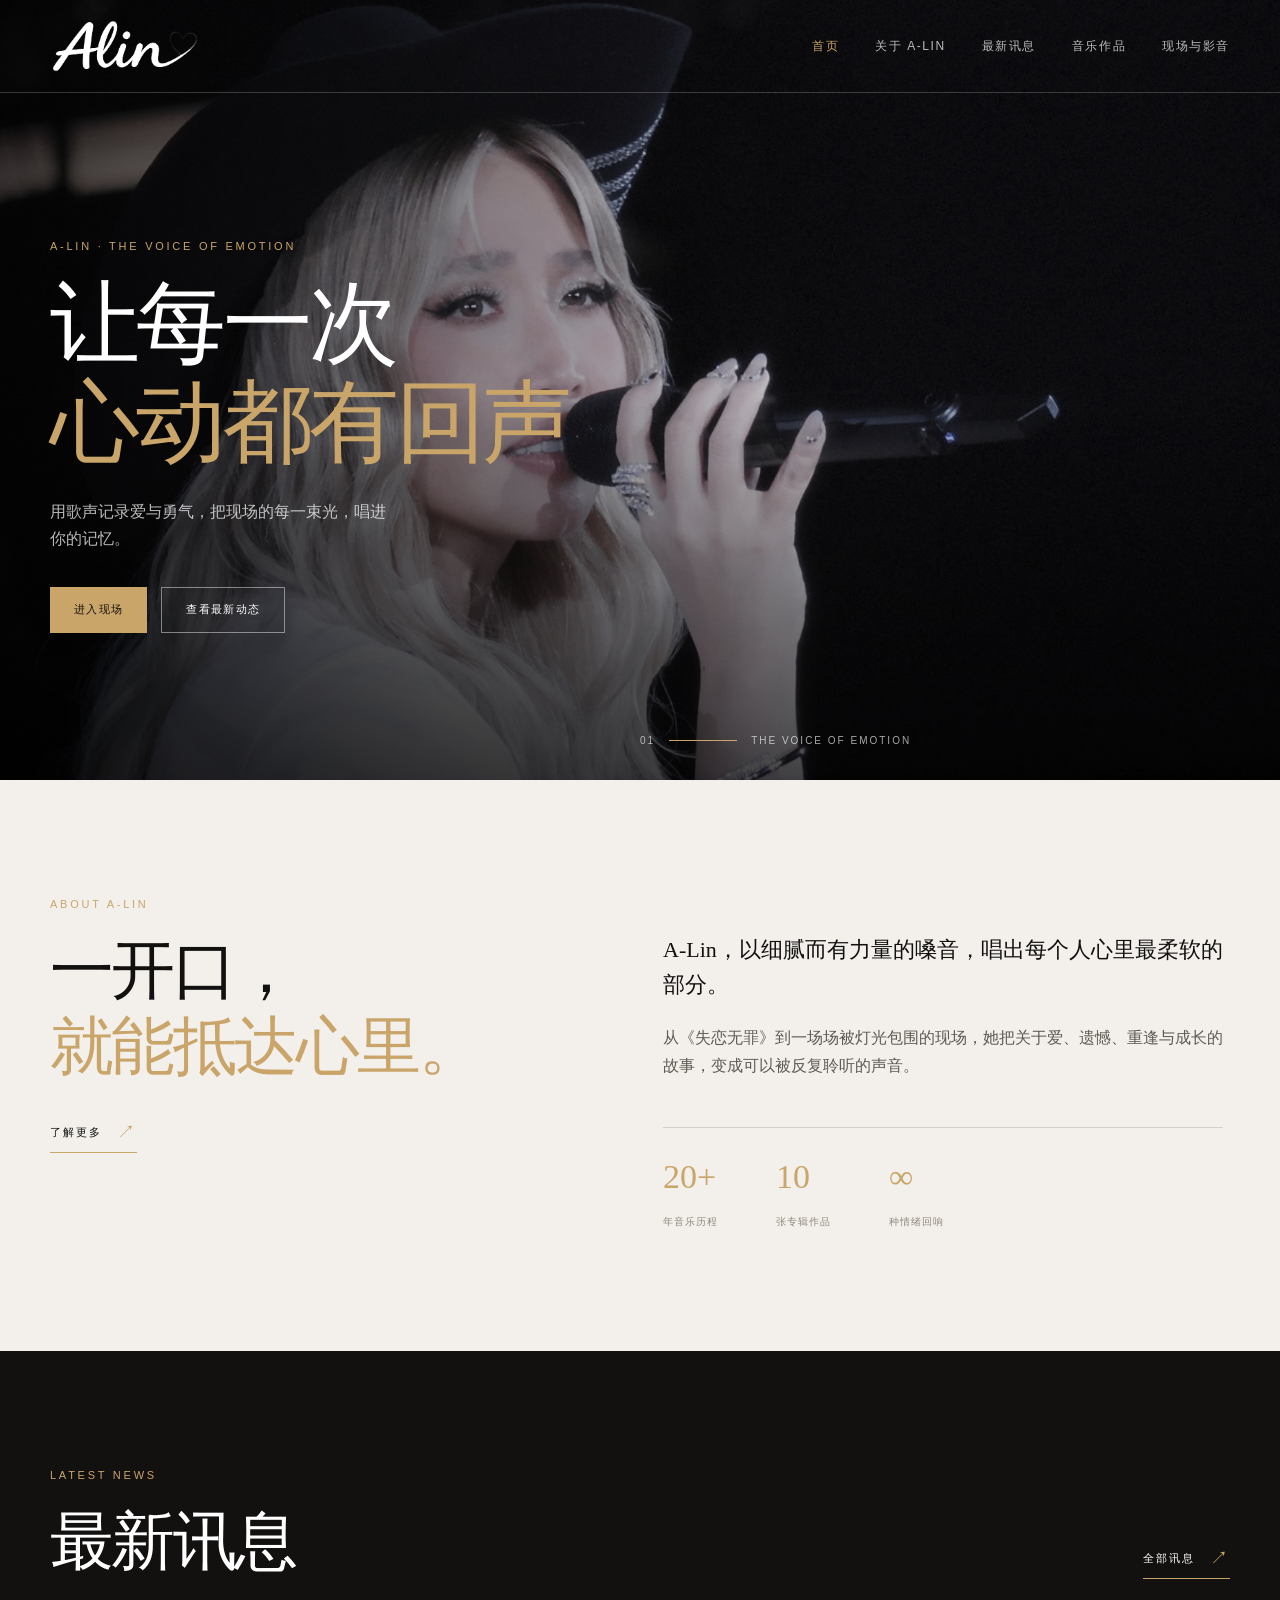
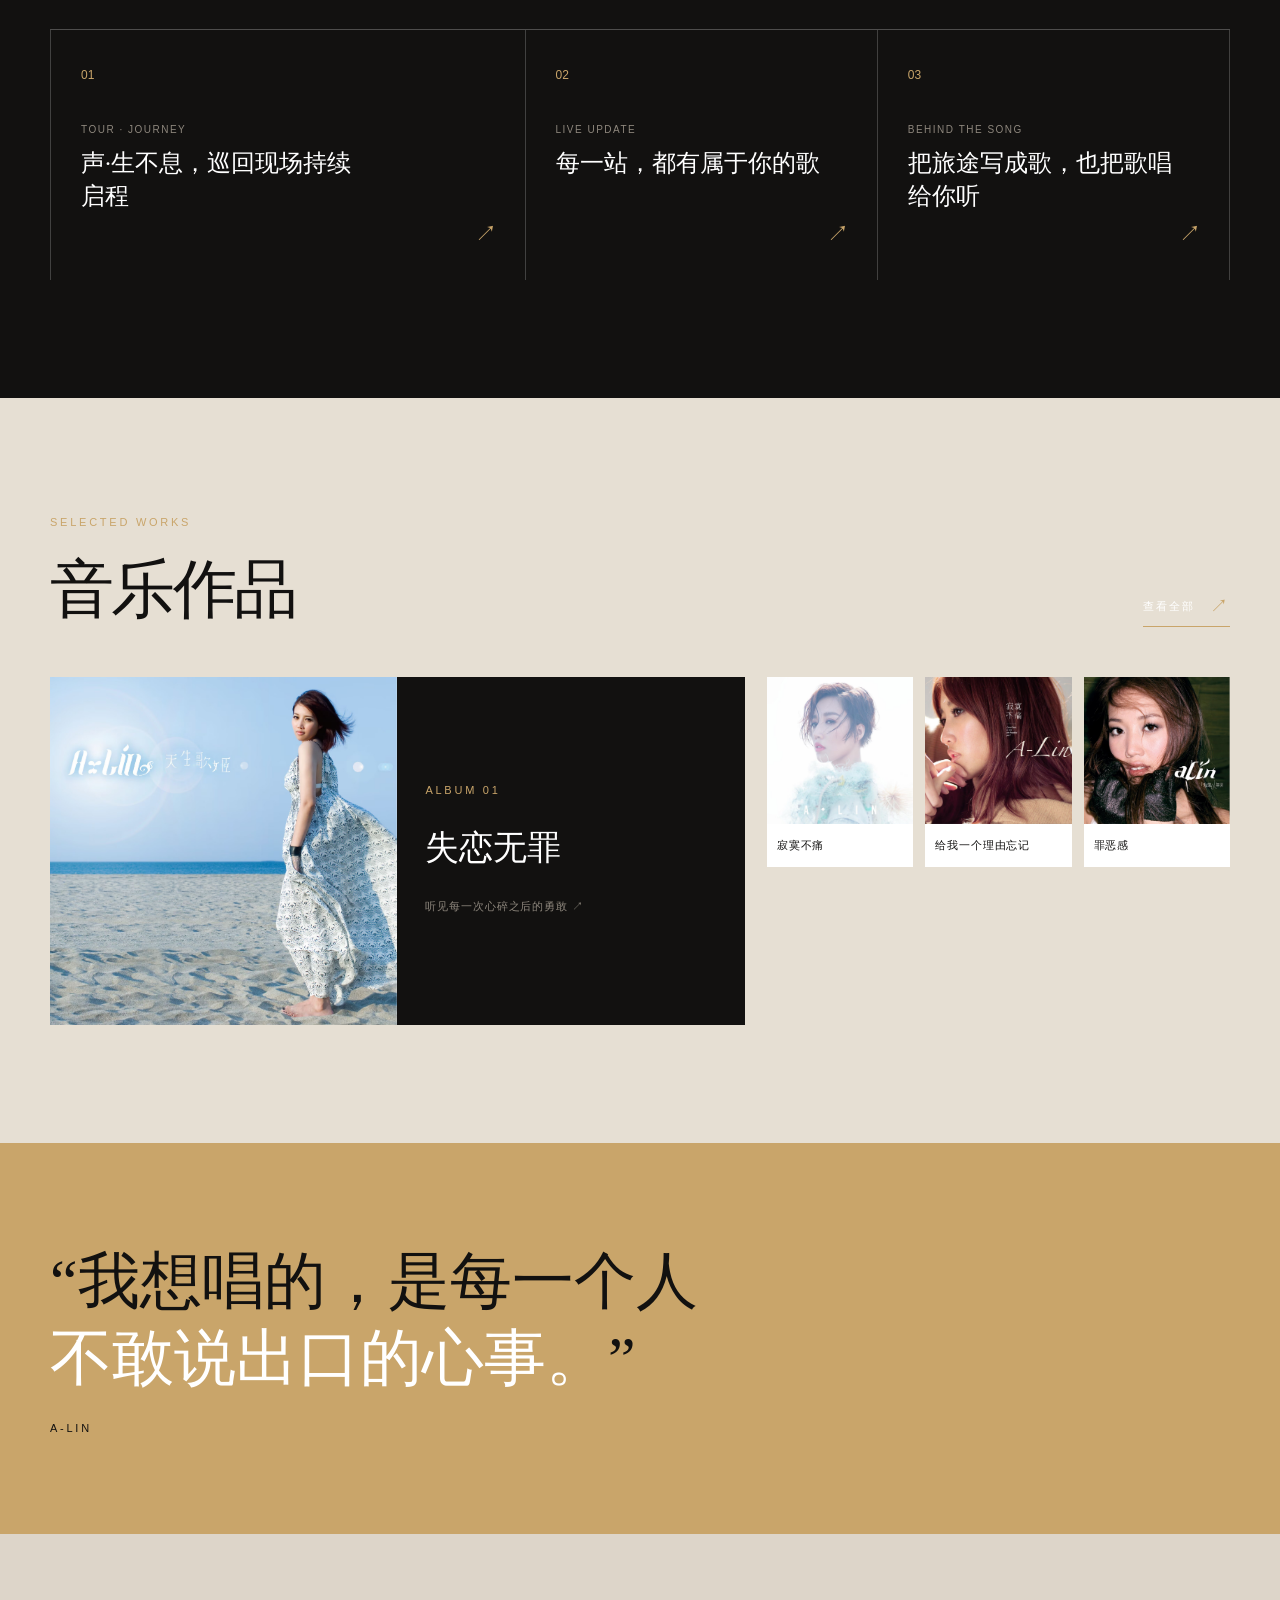
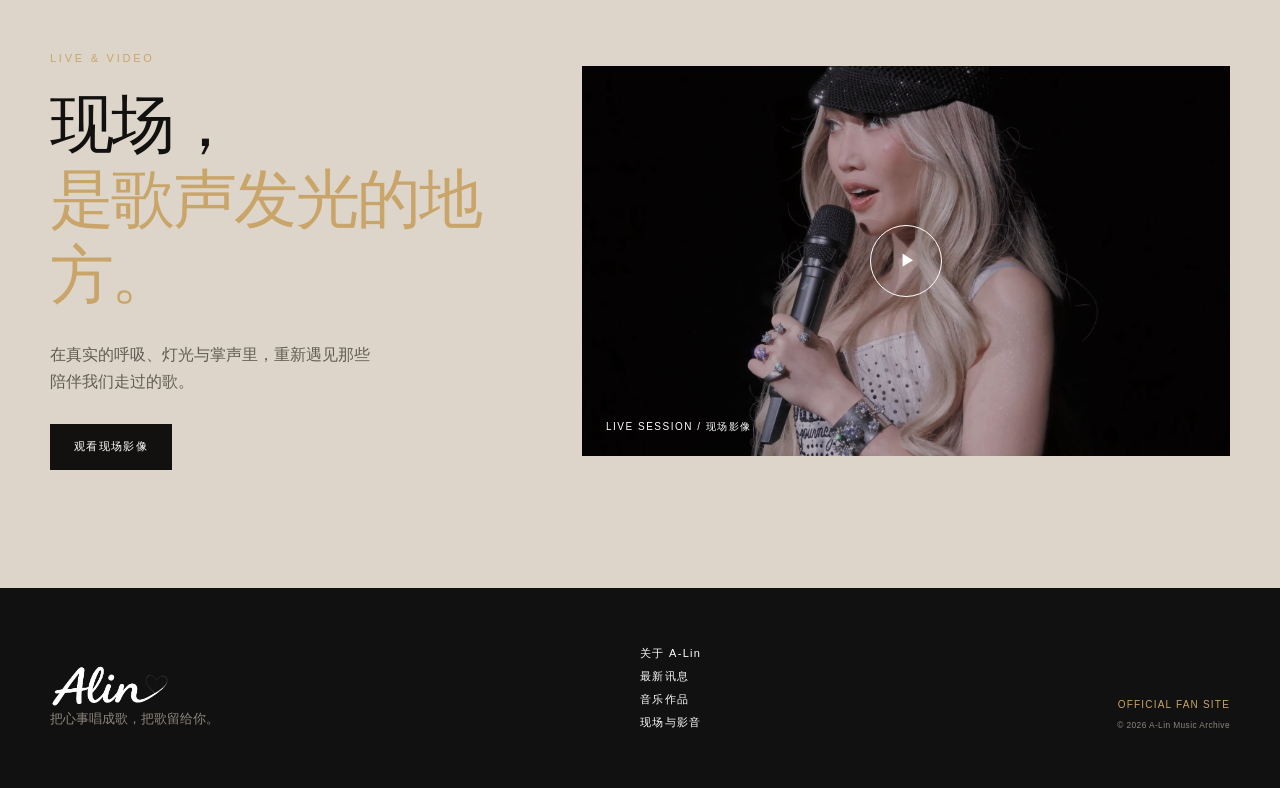
<file: index.html>
<!DOCTYPE html>
<html lang="zh-CN">
<head>
  <meta charset="UTF-8">
  <meta name="viewport" content="width=device-width, initial-scale=1.0">
  <meta name="description" content="A-Lin 官方音乐与演出主页">
  <title>A-Lin｜声入人心</title>
  <link rel="icon" type="image/png" href="./imgs/logo-transparent.png"><link rel="stylesheet" href="./css/style1.css">
</head>
<body>
  <header class="site-header">
    <div class="shell nav-wrap">
      <a class="brand" href="./index.html" aria-label="返回 A-Lin 首页">
        <img src="./imgs/logo-transparent.png" alt="A-Lin Logo">
      </a>
      <button class="menu-toggle" aria-label="打开导航" aria-expanded="false">☰</button>
      <nav class="site-nav" aria-label="主导航">
        <a class="active" href="./index.html">首页</a>
        <a href="./about.html">关于 A-Lin</a>
        <a href="./news.html">最新讯息</a>
        <a href="./albums.html">音乐作品</a>
        <a href="./music.html">现场与影音</a>
      </nav>
    </div>
  </header>

  <main>
    <section class="hero" aria-labelledby="hero-title">
      <div class="hero-image"></div>
      <div class="hero-shade"></div>
      <div class="hero-content shell">
        <p class="eyebrow">A-Lin · The Voice of Emotion</p>
        <h1 id="hero-title">让每一次<br><em>心动都有回声</em></h1>
        <p class="hero-copy">用歌声记录爱与勇气，把现场的每一束光，唱进你的记忆。</p>
        <div class="hero-actions">
          <a class="button button-gold" href="./music.html">进入现场</a>
          <a class="button button-ghost" href="#news">查看最新动态</a>
        </div>
      </div>
      <div class="hero-meta shell"><span>01</span><span class="line"></span><span>THE VOICE OF EMOTION</span></div>
    </section>

    <section class="section intro-section" id="about" aria-labelledby="intro-title">
      <div class="shell split-grid">
        <div class="section-heading">
          <p class="eyebrow">About A-Lin</p>
          <h2 id="intro-title">一开口，<br><em>就能抵达心里。</em></h2>
          <a class="text-link" href="./about.html">了解更多 <span>↗</span></a>
        </div>
        <div class="intro-text">
          <p class="lead">A-Lin，以细腻而有力量的嗓音，唱出每个人心里最柔软的部分。</p>
          <p>从《失恋无罪》到一场场被灯光包围的现场，她把关于爱、遗憾、重逢与成长的故事，变成可以被反复聆听的声音。</p>
          <div class="stat-row"><div><strong>20+</strong><span>年音乐历程</span></div><div><strong>10</strong><span>张专辑作品</span></div><div><strong>∞</strong><span>种情绪回响</span></div></div>
        </div>
      </div>
    </section>

    <section class="section news-section" id="news" aria-labelledby="news-title">
      <div class="shell">
        <div class="section-top"><div><p class="eyebrow">Latest News</p><h2 id="news-title">最新讯息</h2></div><a class="text-link" href="./news.html">全部讯息 <span>↗</span></a></div>
        <div class="news-grid">
          <a class="news-card featured" href="./news.html#journey"><span class="news-number">01</span><p class="news-date">TOUR · JOURNEY</p><h3>声·生不息，巡回现场持续启程</h3><span class="news-arrow">↗</span></a>
          <a class="news-card" href="./news.html#concert"><span class="news-number">02</span><p class="news-date">LIVE UPDATE</p><h3>每一站，都有属于你的歌</h3><span class="news-arrow">↗</span></a>
          <a class="news-card" href="./news.html#story"><span class="news-number">03</span><p class="news-date">BEHIND THE SONG</p><h3>把旅途写成歌，也把歌唱给你听</h3><span class="news-arrow">↗</span></a>
        </div>
      </div>
    </section>

    <section class="section albums-section" aria-labelledby="albums-title">
      <div class="shell">
        <div class="section-top"><div><p class="eyebrow">Selected Works</p><h2 id="albums-title">音乐作品</h2></div><a class="text-link" href="./albums.html">查看全部 <span>↗</span></a></div>
        <div class="album-preview">
          <a class="album-feature" href="./albums.html#album-1"><img src="./imgs/专辑1.jpg" alt="A-Lin 专辑封面"><div><p class="eyebrow">ALBUM 01</p><h3>失恋无罪</h3><span>听见每一次心碎之后的勇敢 ↗</span></div></a>
          <div class="album-stack"><a href="./albums.html#album-2"><img src="./imgs/专辑2.jpg" alt="A-Lin 专辑封面"><span>寂寞不痛</span></a><a href="./albums.html#album-3"><img src="./imgs/专辑3.jpg" alt="A-Lin 专辑封面"><span>给我一个理由忘记</span></a><a href="./albums.html#album-4"><img src="./imgs/专辑4.jpg" alt="A-Lin 专辑封面"><span>罪恶感</span></a></div>
        </div>
      </div>
    </section>

    <section class="quote-section" aria-label="A-Lin 语句"><div class="shell"><p>“我想唱的，是每一个人<br><em>不敢说出口的心事。</em>”</p><span>A-LIN</span></div></section>

    <section class="section media-section" aria-labelledby="media-title">
      <div class="shell media-grid"><div><p class="eyebrow">Live & Video</p><h2 id="media-title">现场，<br><em>是歌声发光的地方。</em></h2><p class="muted">在真实的呼吸、灯光与掌声里，重新遇见那些陪伴我们走过的歌。</p><a class="button button-dark" href="./music.html">观看现场影像</a></div><a class="video-card" href="./music.html#video-1"><img src="./imgs/cover-2.jpg" alt="A-Lin 演出现场"><span class="play-button">▶</span><span class="video-caption">LIVE SESSION / 现场影像</span></a></div>
    </section>
  </main>

  <footer class="site-footer"><div class="shell footer-grid"><div><img class="footer-logo" src="./imgs/logo-transparent.png" alt="A-Lin Logo"><p>把心事唱成歌，把歌留给你。</p></div><div class="footer-links"><a href="./about.html">关于 A-Lin</a><a href="./news.html">最新讯息</a><a href="./albums.html">音乐作品</a><a href="./music.html">现场与影音</a></div><div class="footer-note"><span>OFFICIAL FAN SITE</span><small>© 2026 A-Lin Music Archive</small></div></div></footer>
  <script src="./js/main.js"></script>
</body>
</html>
</file>
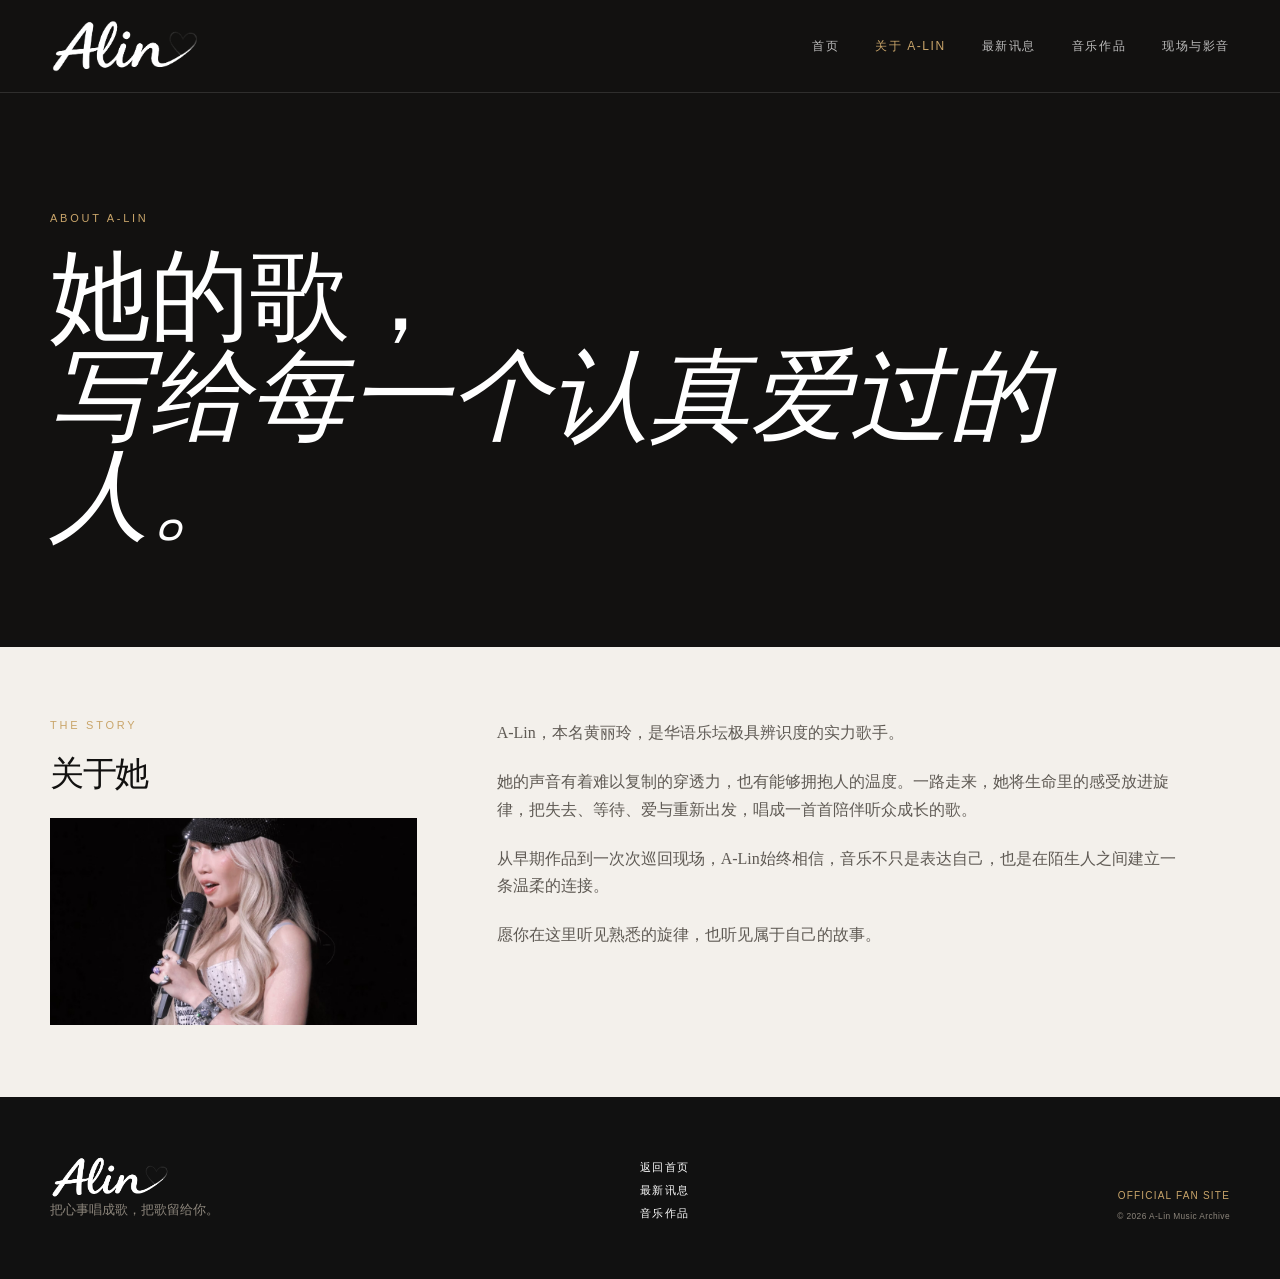
<file: about.html>
<!DOCTYPE html>
<html lang="zh-CN">

<head>
    <meta charset="UTF-8">
    <meta name="viewport" content="width=device-width, initial-scale=1.0">
    <title>关于 A-Lin｜A-Lin</title>
    <link rel="icon" type="image/png" href="./imgs/logo-transparent.png">
    <link rel="stylesheet" href="./css/style1.css">
</head>

<body class="inner-body">
    <header class="site-header">
        <div class="shell nav-wrap"><a class="brand" href="./index.html"><img src="./imgs/logo-transparent.png"
                    alt="A-Lin Logo"></a><button class="menu-toggle" aria-label="打开导航" aria-expanded="false">☰</button>
            <nav class="site-nav"><a href="./index.html">首页</a><a class="active" href="./about.html">关于 A-Lin</a><a
                    href="./news.html">最新讯息</a><a href="./albums.html">音乐作品</a><a href="./music.html">现场与影音</a></nav>
        </div>
    </header>
    <main class="inner-page">
        <section class="inner-hero">
            <div class="shell">
                <p class="eyebrow">About A-Lin</p>
                <h1>她的歌，<br><em>写给每一个认真爱过的人。</em></h1>
            </div>
        </section>
        <section class="shell content-grid">
            <div>
                <p class="eyebrow">The Story</p>
                <h2 class="subtle-title">关于她</h2><img src="./imgs/cover-2.jpg" alt="A-Lin 人物照片">
            </div>
            <div class="content-copy">
                <p class="lead">A-Lin，本名黄丽玲，是华语乐坛极具辨识度的实力歌手。</p>
                <p>她的声音有着难以复制的穿透力，也有能够拥抱人的温度。一路走来，她将生命里的感受放进旋律，把失去、等待、爱与重新出发，唱成一首首陪伴听众成长的歌。</p>
                <p>从早期作品到一次次巡回现场，A-Lin始终相信，音乐不只是表达自己，也是在陌生人之间建立一条温柔的连接。</p>
                <p>愿你在这里听见熟悉的旋律，也听见属于自己的故事。</p>
            </div>
        </section>
    </main>
    <footer class="site-footer">
        <div class="shell footer-grid">
            <div><img class="footer-logo" src="./imgs/logo-transparent.png" alt="A-Lin Logo">
                <p>把心事唱成歌，把歌留给你。</p>
            </div>
            <div class="footer-links"><a href="./index.html">返回首页</a><a href="./news.html">最新讯息</a><a
                    href="./albums.html">音乐作品</a></div>
            <div class="footer-note"><span>OFFICIAL FAN SITE</span><small>© 2026 A-Lin Music Archive</small></div>
        </div>
    </footer>
    <script src="./js/main.js"></script>
</body>

</html>
</file>
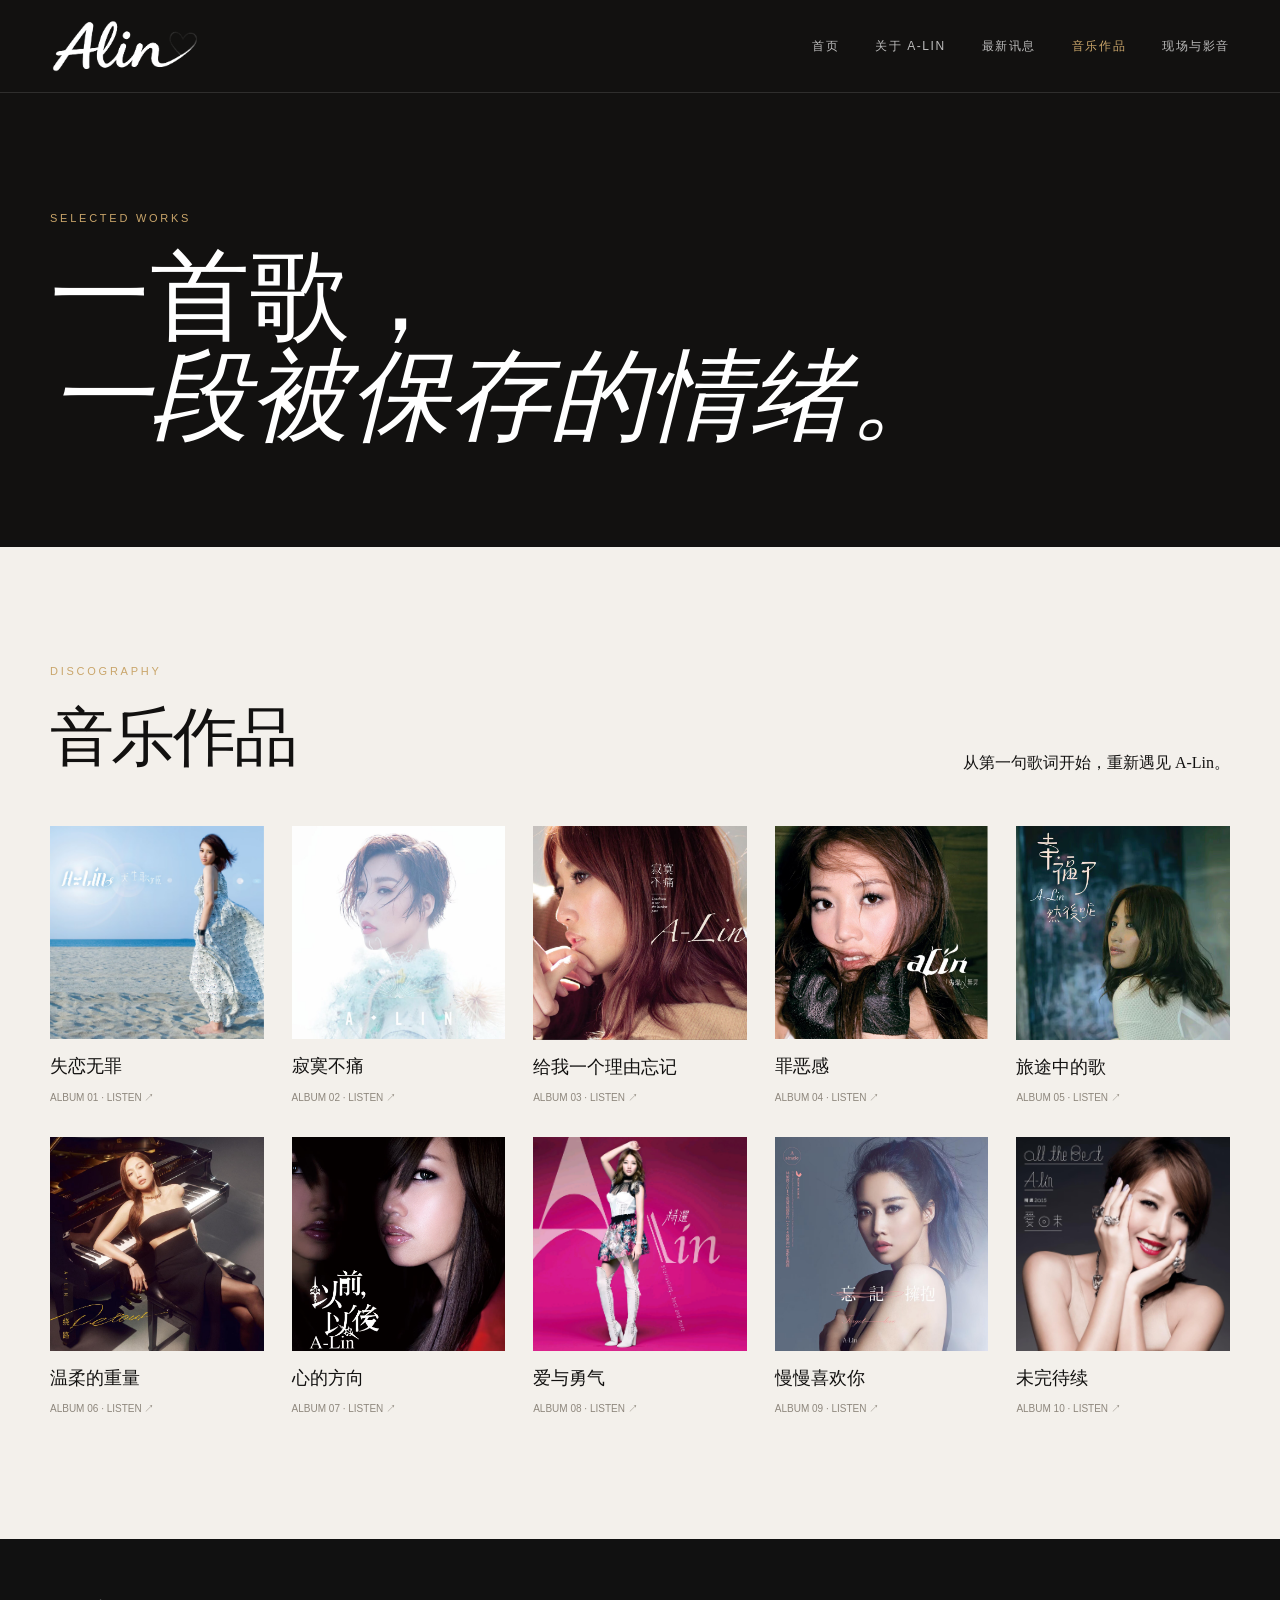
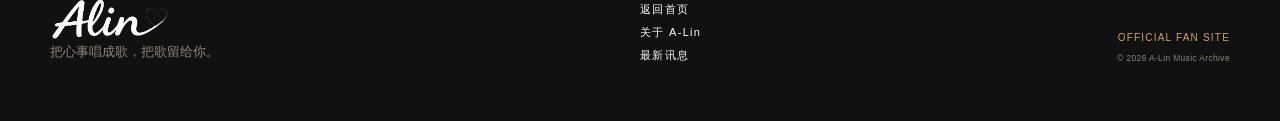
<file: albums.html>
<!DOCTYPE html>
<html lang="zh-CN">

<head>
    <meta charset="UTF-8">
    <meta name="viewport" content="width=device-width, initial-scale=1.0">
    <title>音乐作品｜A-Lin</title>
    <link rel="icon" type="image/png" href="./imgs/logo-transparent.png">
    <link rel="stylesheet" href="./css/style1.css">
</head>

<body class="inner-body">
    <header class="site-header">
        <div class="shell nav-wrap"><a class="brand" href="./index.html"><img src="./imgs/logo-transparent.png"
                    alt="A-Lin Logo"></a><button class="menu-toggle" aria-label="打开导航" aria-expanded="false">☰</button>
            <nav class="site-nav"><a href="./index.html">首页</a><a href="./about.html">关于 A-Lin</a><a
                    href="./news.html">最新讯息</a><a class="active" href="./albums.html">音乐作品</a><a
                    href="./music.html">现场与影音</a></nav>
        </div>
    </header>
    <main class="inner-page">
        <section class="inner-hero">
            <div class="shell">
                <p class="eyebrow">Selected Works</p>
                <h1>一首歌，<br><em>一段被保存的情绪。</em></h1>
            </div>
        </section>
        <section class="shell section">
            <div class="section-top">
                <div>
                    <p class="eyebrow">Discography</p>
                    <h2>音乐作品</h2>
                </div>
                <p class="muted">从第一句歌词开始，重新遇见 A-Lin。</p>
            </div>
            <div class="album-grid"><a class="album-tile" id="album-1" href="./music.html#track-1"><img
                        src="./imgs/专辑1.jpg" alt="失恋无罪">
                    <h3>失恋无罪</h3><span>ALBUM 01 · LISTEN ↗</span>
                </a><a class="album-tile" id="album-2" href="./music.html#track-2"><img src="./imgs/专辑2.jpg" alt="专辑作品">
                    <h3>寂寞不痛</h3><span>ALBUM 02 · LISTEN ↗</span>
                </a><a class="album-tile" id="album-3" href="./music.html#track-1"><img src="./imgs/专辑3.jpg" alt="专辑作品">
                    <h3>给我一个理由忘记</h3><span>ALBUM 03 · LISTEN ↗</span>
                </a><a class="album-tile" id="album-4" href="./music.html#track-2"><img src="./imgs/专辑4.jpg" alt="专辑作品">
                    <h3>罪恶感</h3><span>ALBUM 04 · LISTEN ↗</span>
                </a><a class="album-tile" href="./music.html"><img src="./imgs/专辑5.jpg" alt="专辑作品">
                    <h3>旅途中的歌</h3><span>ALBUM 05 · LISTEN ↗</span>
                </a><a class="album-tile" href="./music.html"><img src="./imgs/专辑6.jpg" alt="专辑作品">
                    <h3>温柔的重量</h3><span>ALBUM 06 · LISTEN ↗</span>
                </a><a class="album-tile" href="./music.html"><img src="./imgs/专辑7.jpg" alt="专辑作品">
                    <h3>心的方向</h3><span>ALBUM 07 · LISTEN ↗</span>
                </a><a class="album-tile" href="./music.html"><img src="./imgs/专辑8.jpg" alt="专辑作品">
                    <h3>爱与勇气</h3><span>ALBUM 08 · LISTEN ↗</span>
                </a><a class="album-tile" href="./music.html"><img src="./imgs/专辑9.jpg" alt="专辑作品">
                    <h3>慢慢喜欢你</h3><span>ALBUM 09 · LISTEN ↗</span>
                </a><a class="album-tile" href="./music.html"><img src="./imgs/专辑10.jpg" alt="专辑作品">
                    <h3>未完待续</h3><span>ALBUM 10 · LISTEN ↗</span>
                </a></div>
        </section>
    </main>
    <footer class="site-footer">
        <div class="shell footer-grid">
            <div><img class="footer-logo" src="./imgs/logo-transparent.png" alt="A-Lin Logo">
                <p>把心事唱成歌，把歌留给你。</p>
            </div>
            <div class="footer-links"><a href="./index.html">返回首页</a><a href="./about.html">关于 A-Lin</a><a
                    href="./news.html">最新讯息</a></div>
            <div class="footer-note"><span>OFFICIAL FAN SITE</span><small>© 2026 A-Lin Music Archive</small></div>
        </div>
    </footer>
    <script src="./js/main.js"></script>
</body>

</html>
</file>
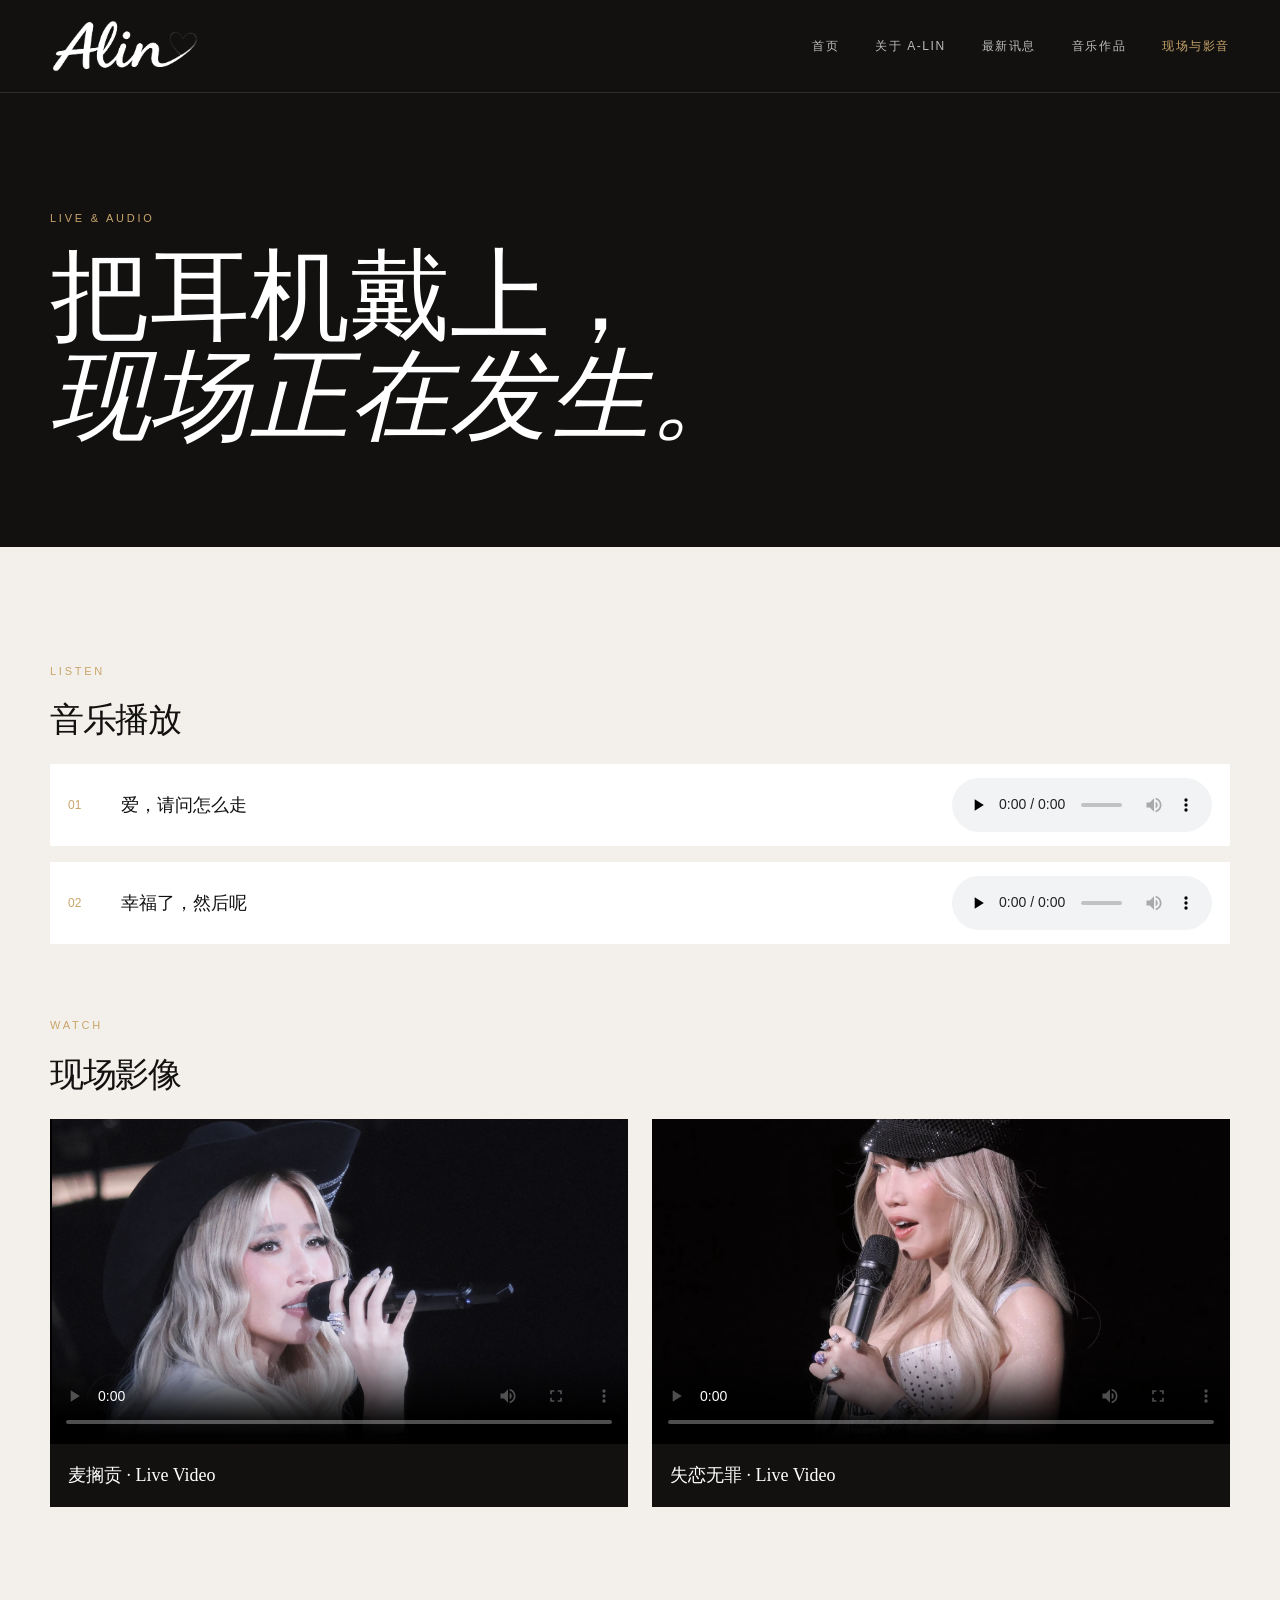
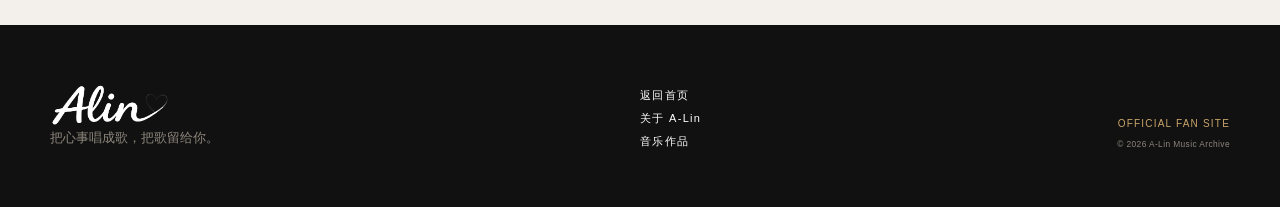
<file: music.html>
<!DOCTYPE html>
<html lang="zh-CN">

<head>
    <meta charset="UTF-8">
    <meta name="viewport" content="width=device-width, initial-scale=1.0">
    <title>现场与影音｜A-Lin</title>
    <link rel="icon" type="image/png" href="./imgs/logo-transparent.png">
    <link rel="stylesheet" href="./css/style1.css">
</head>

<body class="inner-body">
    <header class="site-header">
        <div class="shell nav-wrap"><a class="brand" href="./index.html"><img src="./imgs/logo-transparent.png"
                    alt="A-Lin Logo"></a><button class="menu-toggle" aria-label="打开导航" aria-expanded="false">☰</button>
            <nav class="site-nav"><a href="./index.html">首页</a><a href="./about.html">关于 A-Lin</a><a
                    href="./news.html">最新讯息</a><a href="./albums.html">音乐作品</a><a class="active"
                    href="./music.html">现场与影音</a></nav>
        </div>
    </header>
    <main class="inner-page">
        <section class="inner-hero">
            <div class="shell">
                <p class="eyebrow">Live & Audio</p>
                <h1>把耳机戴上，<br><em>现场正在发生。</em></h1>
            </div>
        </section>
        <section class="shell section">
            <p class="eyebrow">Listen</p>
            <h2 class="subtle-title">音乐播放</h2>
            <div class="music-list">
                <div class="track" id="track-1"><span class="track-number">01</span><span
                        class="track-title">爱，请问怎么走</span><audio controls preload="none">
                        <source src="./audioes/A-Lin - 爱 请问怎么走_H.mp3" type="audio/mpeg"></audio></div>
                <div class="track" id="track-2"><span class="track-number">02</span><span
                        class="track-title">幸福了，然后呢</span><audio controls preload="none">
                        <source src="./audioes/A-Lin - 幸福了 然后呢_H.mp3" type="audio/mpeg"></audio></div>
            </div>
            <p class="eyebrow">Watch</p>
            <h2 class="subtle-title">现场影像</h2>
            <div class="video-list">
                <article class="video-item" id="video-1"><video controls preload="metadata" poster="./imgs/cover.jpg">
                        <source src="./videoes/麦搁贡.mp4" type="video/mp4"></video>
                    <h3>麦搁贡 · Live Video</h3>
                </article>
                <article class="video-item"><video controls preload="metadata" poster="./imgs/cover-2.jpg">
                        <source src="./videoes/失恋无罪.mp4" type="video/mp4"></video>
                    <h3>失恋无罪 · Live Video</h3>
                </article>
            </div>
        </section>
    </main>
    <footer class="site-footer">
        <div class="shell footer-grid">
            <div><img class="footer-logo" src="./imgs/logo-transparent.png" alt="A-Lin Logo">
                <p>把心事唱成歌，把歌留给你。</p>
            </div>
            <div class="footer-links"><a href="./index.html">返回首页</a><a href="./about.html">关于 A-Lin</a><a
                    href="./albums.html">音乐作品</a></div>
            <div class="footer-note"><span>OFFICIAL FAN SITE</span><small>© 2026 A-Lin Music Archive</small></div>
        </div>
    </footer>
    <script src="./js/main.js"></script>
</body>

</html>
</file>
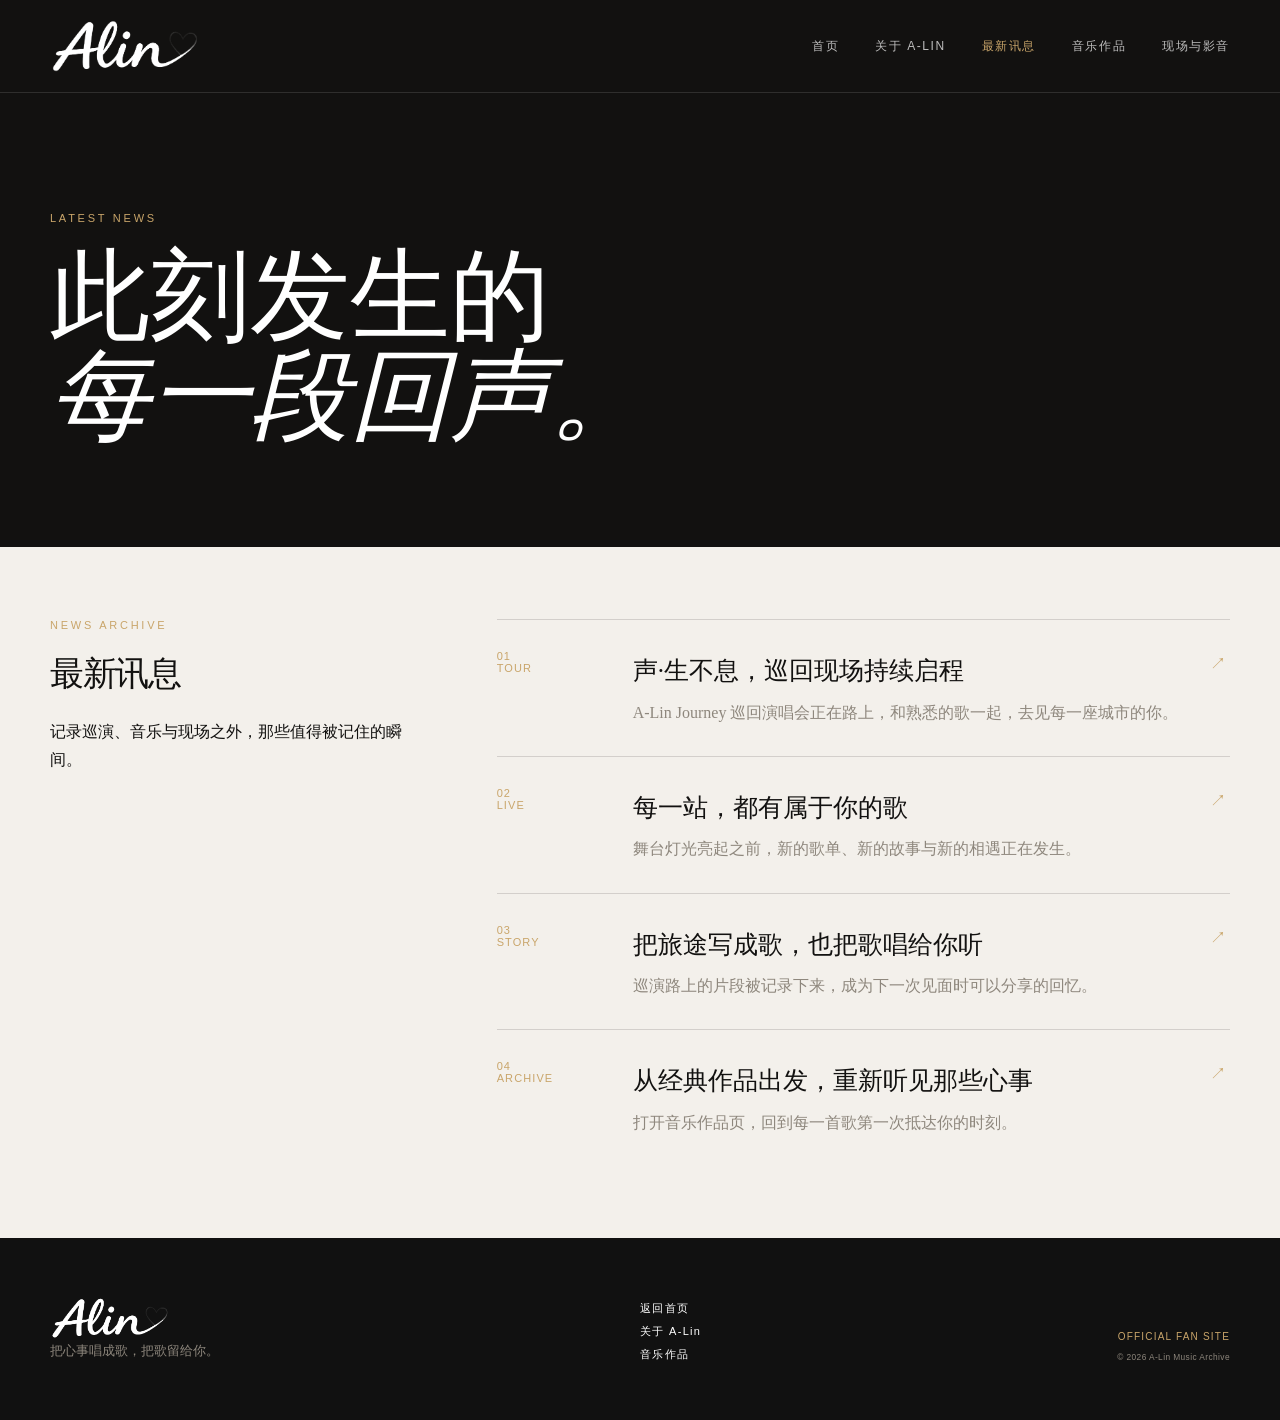
<file: news.html>
<!DOCTYPE html>
<html lang="zh-CN">

<head>
    <meta charset="UTF-8">
    <meta name="viewport" content="width=device-width, initial-scale=1.0">
    <title>最新讯息｜A-Lin</title>
    <link rel="icon" type="image/png" href="./imgs/logo-transparent.png">
    <link rel="stylesheet" href="./css/style1.css">
</head>

<body class="inner-body">
    <header class="site-header">
        <div class="shell nav-wrap"><a class="brand" href="./index.html"><img src="./imgs/logo-transparent.png"
                    alt="A-Lin Logo"></a><button class="menu-toggle" aria-label="打开导航" aria-expanded="false">☰</button>
            <nav class="site-nav"><a href="./index.html">首页</a><a href="./about.html">关于 A-Lin</a><a class="active"
                    href="./news.html">最新讯息</a><a href="./albums.html">音乐作品</a><a href="./music.html">现场与影音</a></nav>
        </div>
    </header>
    <main class="inner-page">
        <section class="inner-hero">
            <div class="shell">
                <p class="eyebrow">Latest News</p>
                <h1>此刻发生的<br><em>每一段回声。</em></h1>
            </div>
        </section>
        <section class="shell content-grid">
            <div>
                <p class="eyebrow">News Archive</p>
                <h2 class="subtle-title">最新讯息</h2>
                <p class="muted">记录巡演、音乐与现场之外，那些值得被记住的瞬间。</p>
            </div>
            <div class="news-list">
                <article class="news-item" id="journey">
                    <div class="date">01<br>TOUR</div>
                    <div>
                        <h3>声·生不息，巡回现场持续启程</h3>
                        <p>A-Lin Journey 巡回演唱会正在路上，和熟悉的歌一起，去见每一座城市的你。</p>
                    </div><span class="go">↗</span>
                </article>
                <article class="news-item" id="concert">
                    <div class="date">02<br>LIVE</div>
                    <div>
                        <h3>每一站，都有属于你的歌</h3>
                        <p>舞台灯光亮起之前，新的歌单、新的故事与新的相遇正在发生。</p>
                    </div><span class="go">↗</span>
                </article>
                <article class="news-item" id="story">
                    <div class="date">03<br>STORY</div>
                    <div>
                        <h3>把旅途写成歌，也把歌唱给你听</h3>
                        <p>巡演路上的片段被记录下来，成为下一次见面时可以分享的回忆。</p>
                    </div><span class="go">↗</span>
                </article>
                <article class="news-item">
                    <div class="date">04<br>ARCHIVE</div>
                    <div>
                        <h3>从经典作品出发，重新听见那些心事</h3>
                        <p>打开音乐作品页，回到每一首歌第一次抵达你的时刻。</p>
                    </div><span class="go">↗</span>
                </article>
            </div>
        </section>
    </main>
    <footer class="site-footer">
        <div class="shell footer-grid">
            <div><img class="footer-logo" src="./imgs/logo-transparent.png" alt="A-Lin Logo">
                <p>把心事唱成歌，把歌留给你。</p>
            </div>
            <div class="footer-links"><a href="./index.html">返回首页</a><a href="./about.html">关于 A-Lin</a><a
                    href="./albums.html">音乐作品</a></div>
            <div class="footer-note"><span>OFFICIAL FAN SITE</span><small>© 2026 A-Lin Music Archive</small></div>
        </div>
    </footer>
    <script src="./js/main.js"></script>
</body>

</html>
</file>
<file: css/style1.css>
:root {
    --ink: #121110;
    --paper: #f3f0eb;
    --cream: #e6dfd3;
    --gold: #c9a56a;
    --muted: #8e877d;
    --line: rgba(30, 26, 20, .15);
    --max: 1180px
}

* {
    box-sizing: border-box;
    margin: 0;
    padding: 0
}

html {
    scroll-behavior: smooth
}

body {
    background: var(--paper);
    color: var(--ink);
    font-family: Georgia, "Times New Roman", "Noto Serif SC", serif;
    line-height: 1.7
}

a {
    color: inherit;
    text-decoration: none
}

img {
    display: block;
    max-width: 100%
}

.shell {
    width: min(var(--max), calc(100% - 80px));
    margin: auto
}

.site-header {
    position: absolute;
    z-index: 5;
    width: 100%;
    color: #fff;
    border-bottom: 1px solid rgba(255, 255, 255, .2)
}

.nav-wrap {
    height: 92px;
    display: flex;
    align-items: center;
    justify-content: space-between
}

.brand {
    width: 150px;
    height: 72px;
    display: flex;
    align-items: center;
    overflow: visible
}

.brand img {
    width: 150px;
    max-width: 100%;
    height: auto;
    margin: 0
}

.site-nav {
    display: flex;
    gap: 36px;
    text-transform: uppercase;
    letter-spacing: .13em;
    font: 12px/1.2 Arial, sans-serif
}

.site-nav a {
    padding: 12px 0;
    opacity: .72
}

.site-nav a:hover,
.site-nav a.active {
    opacity: 1;
    color: var(--gold)
}

.menu-toggle {
    display: none;
    background: none;
    border: 0;
    color: #fff;
    font-size: 24px
}

.inner-body .site-header {
    position: fixed;
    background: var(--ink);
    border-bottom-color: rgba(255, 255, 255, .12)
}

.hero {
    height: min(780px, 100vh);
    min-height: 680px;
    position: relative;
    background: #080808;
    color: #fff;
    overflow: hidden
}

.hero-image {
    position: absolute;
    inset: 0;
    background: url("../imgs/cover.jpg") center 36%/cover no-repeat;
    filter: saturate(.75)
}

.hero-shade {
    position: absolute;
    inset: 0;
    background: linear-gradient(90deg, rgba(0, 0, 0, .75), rgba(0, 0, 0, .1) 70%), linear-gradient(0deg, rgba(0, 0, 0, .65), transparent 50%)
}

.hero-content {
    position: relative;
    padding-top: 240px
}

.eyebrow {
    font: 11px/1.2 Arial, sans-serif;
    letter-spacing: .25em;
    text-transform: uppercase;
    color: var(--gold);
    margin-bottom: 22px
}

.hero h1 {
    font-size: clamp(48px, 7vw, 92px);
    font-weight: 400;
    line-height: 1.1;
    letter-spacing: -.04em
}

.hero h1 em,
.section-heading em,
h2 em,
.media-grid em {
    font-style: normal;
    color: var(--gold)
}

.hero-copy {
    max-width: 340px;
    color: rgba(255, 255, 255, .72);
    margin: 26px 0 34px
}

.hero-actions {
    display: flex;
    gap: 14px
}

.button {
    display: inline-flex;
    align-items: center;
    justify-content: center;
    min-height: 46px;
    padding: 0 24px;
    letter-spacing: .12em;
    font: 11px Arial, sans-serif;
    text-transform: uppercase;
    transition: .25s ease
}

.button-gold {
    background: var(--gold);
    color: #18130d
}

.button-gold:hover {
    background: #e1bd7b;
    transform: translateY(-2px)
}

.button-ghost {
    border: 1px solid rgba(255, 255, 255, .45);
    color: #fff
}

.button-ghost:hover {
    border-color: var(--gold);
    color: var(--gold)
}

.hero-meta {
    position: absolute;
    bottom: 34px;
    left: 50%;
    right: 0;
    display: flex;
    align-items: center;
    gap: 14px;
    color: rgba(255, 255, 255, .65);
    font: 10px Arial, sans-serif;
    letter-spacing: .2em
}

.hero-meta .line {
    width: 68px;
    height: 1px;
    background: var(--gold)
}

.section {
    padding: 118px 0
}

.split-grid {
    display: grid;
    grid-template-columns: 1fr 1.15fr;
    gap: 120px
}

.section-heading h2,
h2 {
    font-size: clamp(38px, 5vw, 66px);
    font-weight: 400;
    line-height: 1.18;
    letter-spacing: -.04em
}

.text-link {
    display: inline-flex;
    gap: 15px;
    align-items: center;
    margin-top: 36px;
    color: var(--ink);
    font: 11px Arial, sans-serif;
    letter-spacing: .18em;
    text-transform: uppercase;
    border-bottom: 1px solid var(--gold);
    padding-bottom: 8px
}

.text-link span {
    font-size: 18px;
    color: var(--gold)
}

.intro-text {
    padding-top: 34px;
    max-width: 560px
}

.intro-text p {
    color: #5f5a54
}

.intro-text .lead {
    color: var(--ink);
    font-size: 22px;
    line-height: 1.6;
    margin-bottom: 22px
}

.stat-row {
    display: flex;
    gap: 58px;
    margin-top: 48px;
    padding-top: 20px;
    border-top: 1px solid var(--line)
}

.stat-row strong {
    display: block;
    font-size: 34px;
    font-weight: 400;
    color: var(--gold)
}

.stat-row span {
    font: 10px Arial, sans-serif;
    letter-spacing: .1em;
    color: var(--muted)
}

.news-section {
    background: var(--ink);
    color: #fff
}

.section-top {
    display: flex;
    align-items: end;
    justify-content: space-between;
    margin-bottom: 50px
}

.section-top .text-link {
    color: #fff
}

.news-grid {
    display: grid;
    grid-template-columns: 1.35fr 1fr 1fr;
    border-top: 1px solid rgba(255, 255, 255, .25)
}

.news-card {
    min-height: 250px;
    padding: 30px;
    border-right: 1px solid rgba(255, 255, 255, .2);
    position: relative;
    transition: .25s ease
}

.news-card:first-child {
    border-left: 1px solid rgba(255, 255, 255, .2)
}

.news-card:hover {
    background: #211f1c
}

.news-number {
    color: var(--gold);
    font: 12px Arial, sans-serif
}

.news-date {
    margin: 36px 0 12px;
    color: var(--muted);
    font: 10px Arial, sans-serif;
    letter-spacing: .15em
}

.news-card h3 {
    font-size: 24px;
    font-weight: 400;
    line-height: 1.4;
    max-width: 280px
}

.news-arrow {
    position: absolute;
    right: 28px;
    bottom: 28px;
    color: var(--gold);
    font-size: 22px
}

.albums-section {
    background: var(--cream)
}

.album-preview {
    display: grid;
    grid-template-columns: 1.5fr 1fr;
    gap: 22px
}

.album-feature {
    display: grid;
    grid-template-columns: 1fr 1fr;
    background: var(--ink);
    color: #fff;
    align-items: center
}

.album-feature img {
    width: 100%;
    aspect-ratio: 1;
    object-fit: cover
}

.album-feature div {
    padding: 28px
}

.album-feature h3 {
    font-size: 34px;
    font-weight: 400;
    margin: 14px 0
}

.album-feature span,
.album-stack span {
    font: 11px Arial, sans-serif;
    letter-spacing: .08em;
    color: var(--muted)
}

.album-stack {
    display: grid;
    grid-template-columns: repeat(3, 1fr);
    gap: 12px;
    align-content: start
}

.album-stack a {
    background: #fff;
    transition: .25s ease
}

.album-stack a:hover {
    transform: translateY(-8px)
}

.album-stack img {
    width: 100%;
    aspect-ratio: 1;
    object-fit: cover
}

.album-stack span {
    display: block;
    padding: 14px 10px;
    color: var(--ink);
    line-height: 1.4
}

.quote-section {
    background: var(--gold);
    padding: 100px 0
}

.quote-section p {
    font-size: clamp(34px, 5vw, 62px);
    line-height: 1.25
}

.quote-section em {
    font-style: normal;
    color: #fff
}

.quote-section span {
    display: block;
    margin-top: 24px;
    font: 11px Arial, sans-serif;
    letter-spacing: .25em
}

.media-section {
    background: #ddd5c9
}

.media-grid {
    display: grid;
    grid-template-columns: .8fr 1.2fr;
    gap: 100px;
    align-items: center
}

.media-grid .muted {
    max-width: 330px;
    margin: 28px 0;
    color: #625c53
}

.button-dark {
    background: var(--ink);
    color: #fff
}

.button-dark:hover {
    background: var(--gold);
    color: var(--ink)
}

.video-card {
    position: relative;
    overflow: hidden;
    min-height: 390px;
    background: #111
}

.video-card img {
    width: 100%;
    height: 100%;
    min-height: 390px;
    object-fit: cover;
    filter: brightness(.72);
    transition: .4s ease
}

.video-card:hover img {
    transform: scale(1.04);
    filter: brightness(.55)
}

.play-button {
    position: absolute;
    top: 50%;
    left: 50%;
    transform: translate(-50%, -50%);
    width: 72px;
    height: 72px;
    border: 1px solid #fff;
    border-radius: 50%;
    display: grid;
    place-items: center;
    color: #fff;
    padding-left: 4px
}

.video-caption {
    position: absolute;
    left: 24px;
    bottom: 22px;
    color: #fff;
    font: 10px Arial, sans-serif;
    letter-spacing: .15em
}

.site-footer {
    background: #111;
    color: #fff;
    padding: 58px 0
}

.footer-grid {
    display: grid;
    grid-template-columns: 2fr 1fr 1fr;
    gap: 40px;
    align-items: end
}

.footer-logo {
    width: 120px;
    height: auto;
    filter: none;
    margin: 0
}

.footer-grid p {
    color: var(--muted);
    font-size: 13px
}

.footer-links {
    display: grid;
    gap: 8px;
    font: 11px Arial, sans-serif;
    letter-spacing: .12em
}

.footer-links a:hover {
    color: var(--gold)
}

.footer-note {
    text-align: right;
    color: var(--gold);
    font: 10px Arial, sans-serif;
    letter-spacing: .12em
}

.footer-note small {
    display: block;
    margin-top: 10px;
    color: var(--muted);
    letter-spacing: .05em
}

.inner-page {
    padding-top: 92px;
    min-height: 100vh
}

.inner-hero {
    background: var(--ink);
    color: #fff;
    padding: 120px 0 100px
}

.inner-hero h1 {
    font-size: clamp(48px, 8vw, 100px);
    font-weight: 400;
    line-height: 1
}

.content-grid {
    display: grid;
    grid-template-columns: 1fr 2fr;
    gap: 80px;
    padding: 72px 0
}

.content-copy {
    max-width: 680px
}

.content-copy p {
    margin-bottom: 22px;
    color: #5f5a54
}

.news-list {
    display: grid;
    gap: 0
}

.news-item {
    display: grid;
    grid-template-columns: 110px 1fr 20px;
    gap: 26px;
    padding: 30px 0;
    border-top: 1px solid var(--line);
    align-items: start
}

.news-item .date {
    font: 11px Arial, sans-serif;
    color: var(--gold);
    letter-spacing: .1em
}

.news-item h3 {
    font-size: 25px;
    font-weight: 400
}

.news-item p {
    color: var(--muted);
    margin-top: 6px
}

.news-item .go {
    color: var(--gold)
}

.album-grid {
    display: grid;
    grid-template-columns: repeat(5, 1fr);
    gap: 28px
}

.album-tile img {
    width: 100%;
    aspect-ratio: 1;
    object-fit: cover;
    transition: .3s
}

.album-tile:hover img {
    transform: translateY(-8px)
}

.album-tile h3 {
    font-size: 18px;
    font-weight: 400;
    margin-top: 12px
}

.album-tile span {
    font: 10px Arial, sans-serif;
    color: var(--muted)
}

.music-list {
    display: grid;
    gap: 16px;
    margin-bottom: 75px
}

.track {
    display: grid;
    grid-template-columns: 35px 1fr auto;
    gap: 18px;
    align-items: center;
    background: #fff;
    padding: 14px 18px
}

.track-number {
    color: var(--gold);
    font: 12px Arial, sans-serif
}

.track-title {
    font-size: 18px
}

.track audio {
    width: 260px
}

.video-list {
    display: grid;
    grid-template-columns: 1fr 1fr;
    gap: 24px
}

.video-item {
    background: var(--ink);
    color: #fff
}

.video-item video {
    width: 100%;
    display: block;
    aspect-ratio: 16/9;
    object-fit: cover
}

.video-item h3 {
    padding: 16px 18px;
    font-size: 18px;
    font-weight: 400
}

.subtle-title {
    font-size: 34px;
    font-weight: 400;
    margin-bottom: 24px
}

@media(max-width:800px) {
    .shell {
        width: min(100% - 40px, 600px)
    }

    .site-header {
        position: absolute
    }

    .nav-wrap {
        height: 72px
    }

    .menu-toggle {
        display: block
    }

    .site-nav {
        display: none;
        position: absolute;
        top: 72px;
        left: 0;
        right: 0;
        padding: 18px 20px;
        background: #111;
        flex-direction: column;
        gap: 18px
    }

    .site-nav.open {
        display: flex
    }

    .hero {
        min-height: 650px;
        height: 100svh
    }

    .hero-content {
        padding-top: 190px
    }

    .hero-meta {
        left: 20px
    }

    .section {
        padding: 80px 0
    }

    .split-grid,
    .media-grid,
    .content-grid {
        grid-template-columns: 1fr;
        gap: 40px
    }

    .intro-text {
        padding-top: 0
    }

    .section-top {
        align-items: start;
        gap: 20px;
        flex-direction: column
    }

    .news-grid {
        grid-template-columns: 1fr
    }

    .news-card {
        border-left: 1px solid rgba(255, 255, 255, .2);
        border-bottom: 1px solid rgba(255, 255, 255, .2)
    }

    .album-preview {
        grid-template-columns: 1fr
    }

    .album-feature {
        grid-template-columns: 1fr
    }

    .album-stack {
        gap: 8px
    }

    .footer-grid {
        grid-template-columns: 1fr 1fr
    }

    .footer-note {
        text-align: left
    }

    .album-grid {
        grid-template-columns: repeat(2, 1fr);
        gap: 20px
    }

    .news-item {
        grid-template-columns: 1fr 20px;
        gap: 4px
    }

    .news-item .date {
        grid-column: 1/-1
    }

    .track {
        grid-template-columns: 25px 1fr
    }

    .track audio {
        grid-column: 1/-1;
        width: 100%
    }

    .video-list {
        grid-template-columns: 1fr
    }

    .inner-page {
        padding-top: 72px
    }
}
</file>
